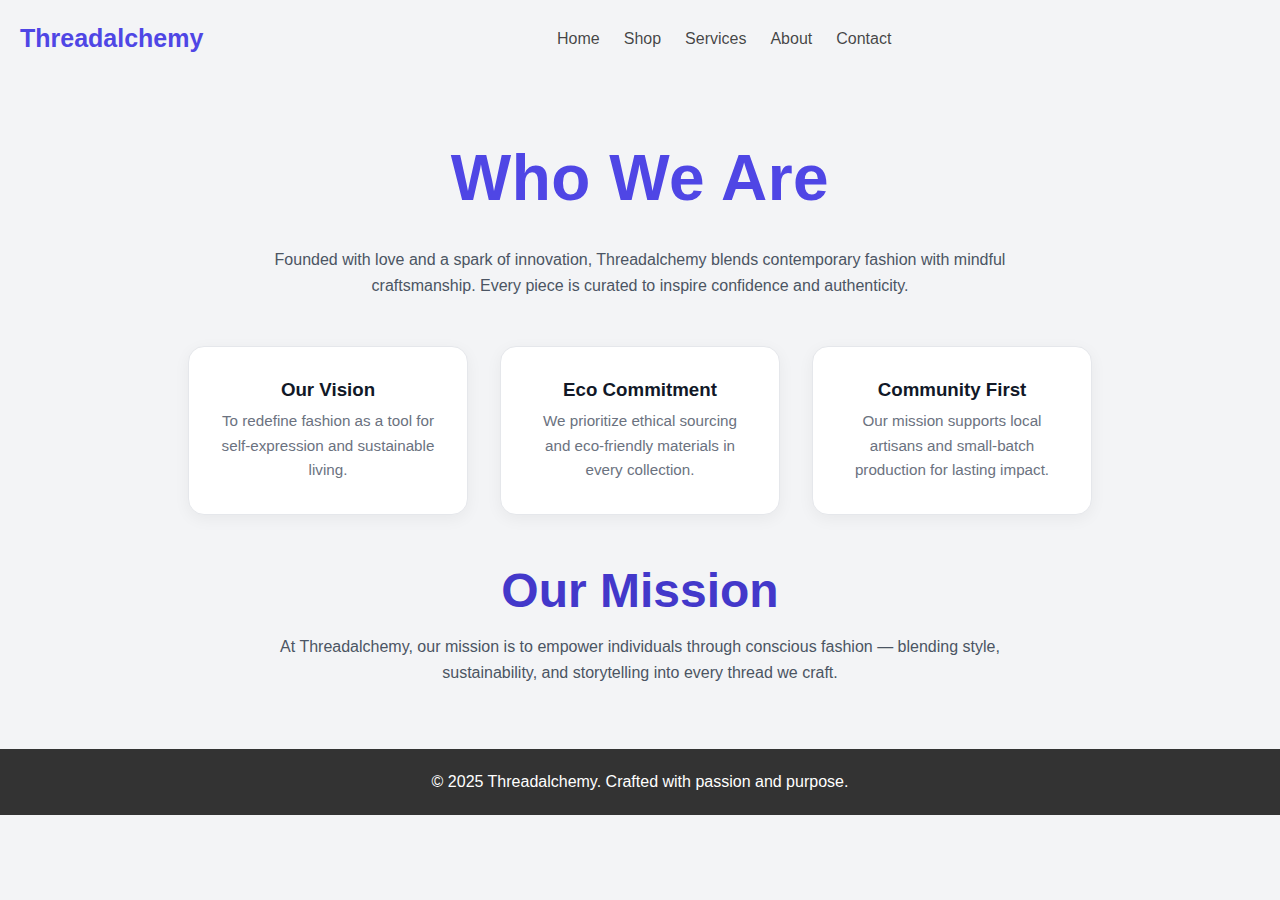
<file: bsitweb/pages/index.html>
<!DOCTYPE html>
<html lang="en">

<head>
  <meta charset="UTF-8" />
  <meta name="viewport" content="width=device-width, initial-scale=1.0" />
  <title>Threadalchemy - About</title>
  <link rel="stylesheet" href="../assets/styles/style.css" />
  <link href="https://fonts.googleapis.com/css2?family=Poppins:wght@300;500;700&display=swap" rel="stylesheet" />
  <link rel="stylesheet" href="../assets/styles/about.css">
</head>

<body>
  <!-- Header -->
  <header>
    <nav class="navbar">
      <div class="webname">Threadalchemy</div>
      <input type="checkbox" id="menu-toggle" class="menu-toggle">
      <label for="menu-toggle" class="menu-btn">☰</label>
      <ul class="nav-links">
        <li><a href="../about.html">Home</a></li>
        <li><a href="../shop.html">Shop</a></li>
        <li><a href="../services.html">Services</a></li>
        <li><a href="../about.html" class="active">About</a></li>
        <li><a href="../contact.html">Contact</a></li>
      </ul>
      <ul class="icon-links">
        <li class="nav-icon">
          <a href="../wishlist.html"><i class="fa-solid fa-heart"></i></a>
          <span class="badge" id="wishlist-count">0</span>
        </li>
        <li class="nav-icon">
          <a href="../contact.html"><i class="fa-solid fa-cart-shopping"></i></a>
          <span class="badge" id="cart-count">0</span>
        </li>
      </ul>
    </nav>
  </header>

  <!-- Hero Section -->
  <!-- About Section -->
  <section class="about-section">
    <h1>Who We Are</h1>
    <p>Founded with love and a spark of innovation, Threadalchemy blends contemporary fashion with mindful craftsmanship. Every piece is curated to inspire confidence and authenticity.</p>

    <div class="about-cards">
      <div class="about-card">
        <i class="fa-solid fa-lightbulb"></i>
        <h3>Our Vision</h3>
        <p>To redefine fashion as a tool for self-expression and sustainable living.</p>
      </div>
      <div class="about-card">
        <i class="fa-solid fa-leaf"></i>
        <h3>Eco Commitment</h3>
        <p>We prioritize ethical sourcing and eco-friendly materials in every collection.</p>
      </div>
      <div class="about-card">
        <i class="fa-solid fa-users"></i>
        <h3>Community First</h3>
        <p>Our mission supports local artisans and small-batch production for lasting impact.</p>
      </div>
    </div>
    <div class="about-mission">
      <h3>Our Mission</h3>
      <p>At Threadalchemy, our mission is to empower individuals through conscious fashion — blending style, sustainability, and storytelling into every thread we craft.</p>
    </div>
    
  </section>

  <footer id="footer">
    <div class="container">
      <p>© 2025 Threadalchemy. Crafted with passion and purpose.</p>
    </div>
  </footer>
</body>
</html>
</file>
<file: bsitweb/assets/styles/style.css>
/* 
-- Responsive Breakpoints
sm: 640px - mobile phone size
md: 768px - Tablet size
lg: 1024px - Laptop standard size
xl: 1280px -- larger wide desktop size
*/

/* Reusable CSS */
@import "button.css";
@import "card.css";

/* Section CSS */
@import "navbar.css";
@import "hero-banner.css";
@import "services.css";
@import "contact.css";
@import "thankyou.css";
@import "footer.css";
@import "shop.css";
@import "about.css";
@import "modal.css";

* {
  margin: 0px;
  padding: 0px;
  box-sizing: border-box;
}

html, body {
  font-family: "Inter", sans-serif;
  overflow-x: hidden; 
  background-color: #F3F4F6;
}

.container {
  max-width: 1280px;
  margin: 0 auto;
}
</file>
<file: bsitweb/assets/styles/about.css>
.hero-image img {
    width: 80%;
    border-radius: 1rem;
    box-shadow: 0 12px 24px rgba(0, 0, 0, 0.15);
  }

  .about-section {
    padding: 4rem 2rem;
    max-width: 1200px;
    margin: 0 auto;
  }

  .about-section h2 {
    font-size: 4rem;
    text-align: center;
    color: #4F46E5;
    margin-bottom: 1rem;
  }

  .about-section p {
    text-align: center;
    max-width: 800px;
    margin: 0 auto;
    color: #4B5563; /* Gray 600 */
    font-size: 1rem;
    line-height: 1.6;
  }

  .about-cards {
    display: flex;
    gap: 2rem;
    margin-top: 3rem;
    justify-content: center;
    flex-wrap: wrap;
  }

  .about-card {
    background-color: #ffffff;
    border: 1px solid #E5E7EB;
    padding: 2rem;
    border-radius: 1rem;
    text-align: center;
    width: 280px;
    box-shadow: 0 4px 16px rgba(0, 0, 0, 0.05);
    transition: transform 0.3s ease;
  }

  .about-card:hover {
    transform: translateY(-8px);
  }

  .about-card i {
    font-size: 2rem;
    color: #8B5CF6;
    margin-bottom: 1rem;
  }

  .about-card h3 {
    color: #111827;
    margin-bottom: 0.5rem;
  }

  .about-card p {
    color: #6B7280; /* Gray 500 */
    font-size: 0.95rem;
  }
  .about-mission {
    margin-top: 3rem;
    text-align: center;
    max-width: 800px;
    margin-left: auto;
    margin-right: auto;
  }
  
  .about-mission h3 {
    margin-top: 3rem;
    font-size: 3rem;
    color: #4338CA; /* Indigo 700 */
    margin-bottom: 1rem;
  }
  
  .about-mission p {
    font-size: 1rem;
    color: #4B5563; /* Gray 600 */
    line-height: 1.6;
  }
</file>
